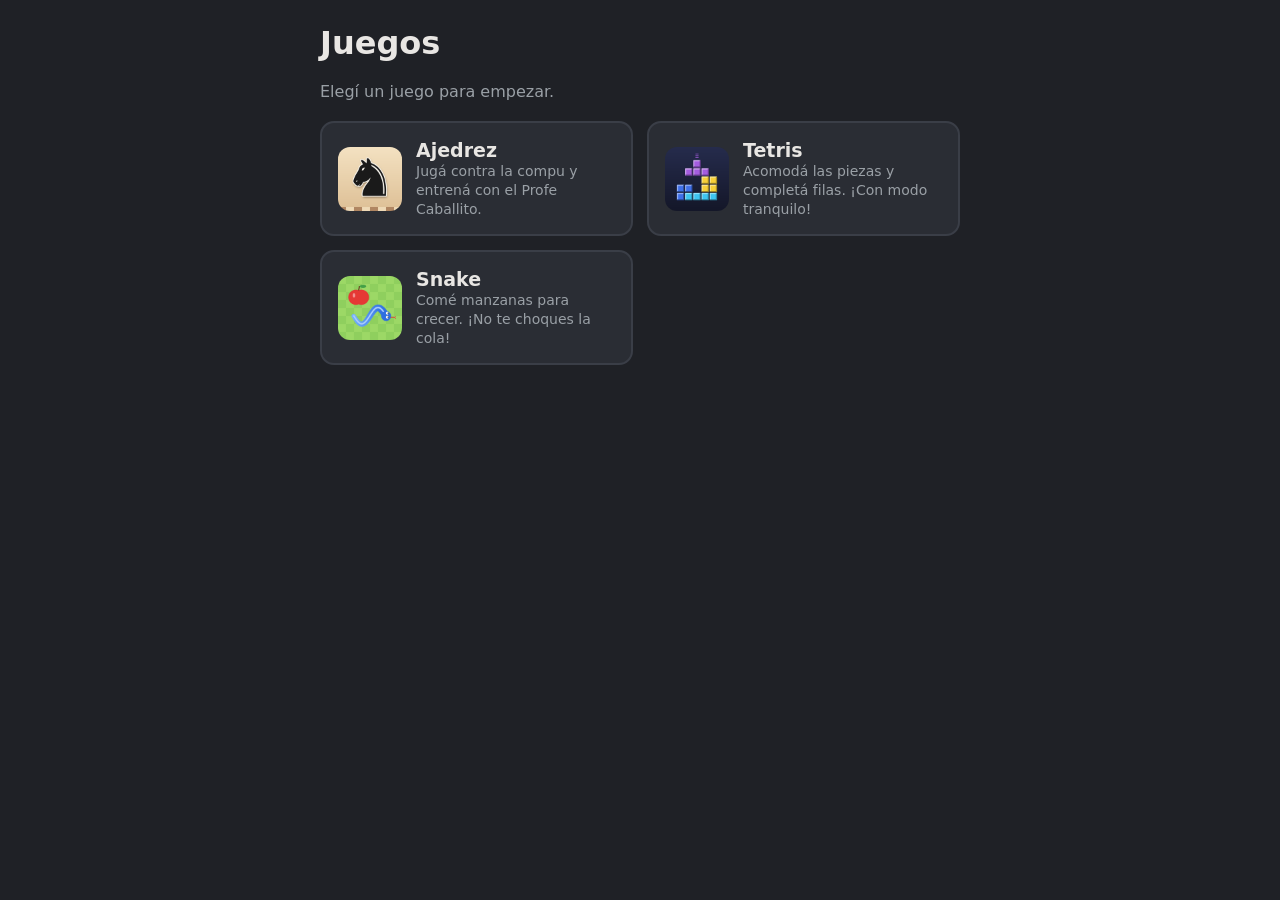
<file: index.html>
<!doctype html>
<html lang="es">
<head>
  <meta charset="utf-8">
  <meta name="viewport" content="width=device-width, initial-scale=1, viewport-fit=cover">
  <meta name="theme-color" content="#1f2126">
  <meta name="color-scheme" content="dark">
  <title>Juegos</title>
  <link rel="apple-touch-icon" href="ajedrez/apple-touch-icon.png">
  <link rel="icon" type="image/png" sizes="32x32" href="ajedrez/favicon-32.png">
  <style>
    :root {
      color-scheme: dark;
      --bg: #1f2126;
      --card: #2a2d34;
      --text: #e8e6e3;
      --muted: #9aa0a6;
      --light: #eed9b6;
      --accent: #f5b82e;
    }
    * { box-sizing: border-box; }
    body {
      margin: 0;
      min-height: 100vh;
      background: var(--bg);
      color: var(--text);
      font-family: system-ui, -apple-system, "Segoe UI", Roboto, sans-serif;
      padding: max(24px, env(safe-area-inset-top)) 16px 32px;
    }
    main { max-width: 640px; margin: 0 auto; display: flex; flex-direction: column; gap: 20px; }
    h1 { margin: 0; font-size: 32px; }
    p { margin: 0; color: var(--muted); font-size: 16px; }
    .games { display: grid; grid-template-columns: repeat(auto-fill, minmax(220px, 1fr)); gap: 14px; }
    .game {
      display: flex;
      align-items: center;
      gap: 14px;
      padding: 16px;
      background: var(--card);
      border: 2px solid #3a3e47;
      border-radius: 14px;
      color: var(--text);
      text-decoration: none;
    }
    .game:hover, .game:focus-visible { border-color: var(--accent); outline: none; }
    .game .icon {
      font-size: 44px;
      width: 64px;
      height: 64px;
      display: grid;
      place-items: center;
      background: var(--light);
      color: #1a1a1a;
      border-radius: 12px;
      flex-shrink: 0;
    }
    img.icon { object-fit: cover; }
    .game strong { display: block; font-size: 19px; }
    .game span.desc { color: var(--muted); font-size: 14px; }
  </style>
</head>
<body>
  <main>
    <h1>Juegos</h1>
    <p>Elegí un juego para empezar.</p>
    <div class="games">
      <a class="game" href="ajedrez/">
        <img class="icon" src="ajedrez/icon-192.png" alt="">
        <span>
          <strong>Ajedrez</strong>
          <span class="desc">Jugá contra la compu y entrená con el Profe Caballito.</span>
        </span>
      </a>
      <a class="game" href="tetris/">
        <img class="icon" src="tetris/icon-192.png" alt="">
        <span>
          <strong>Tetris</strong>
          <span class="desc">Acomodá las piezas y completá filas. ¡Con modo tranquilo!</span>
        </span>
      </a>
      <a class="game" href="snake/">
        <img class="icon" src="snake/icon-192.png" alt="">
        <span>
          <strong>Snake</strong>
          <span class="desc">Comé manzanas para crecer. ¡No te choques la cola!</span>
        </span>
      </a>
    </div>
  </main>
</body>
</html>
</file>
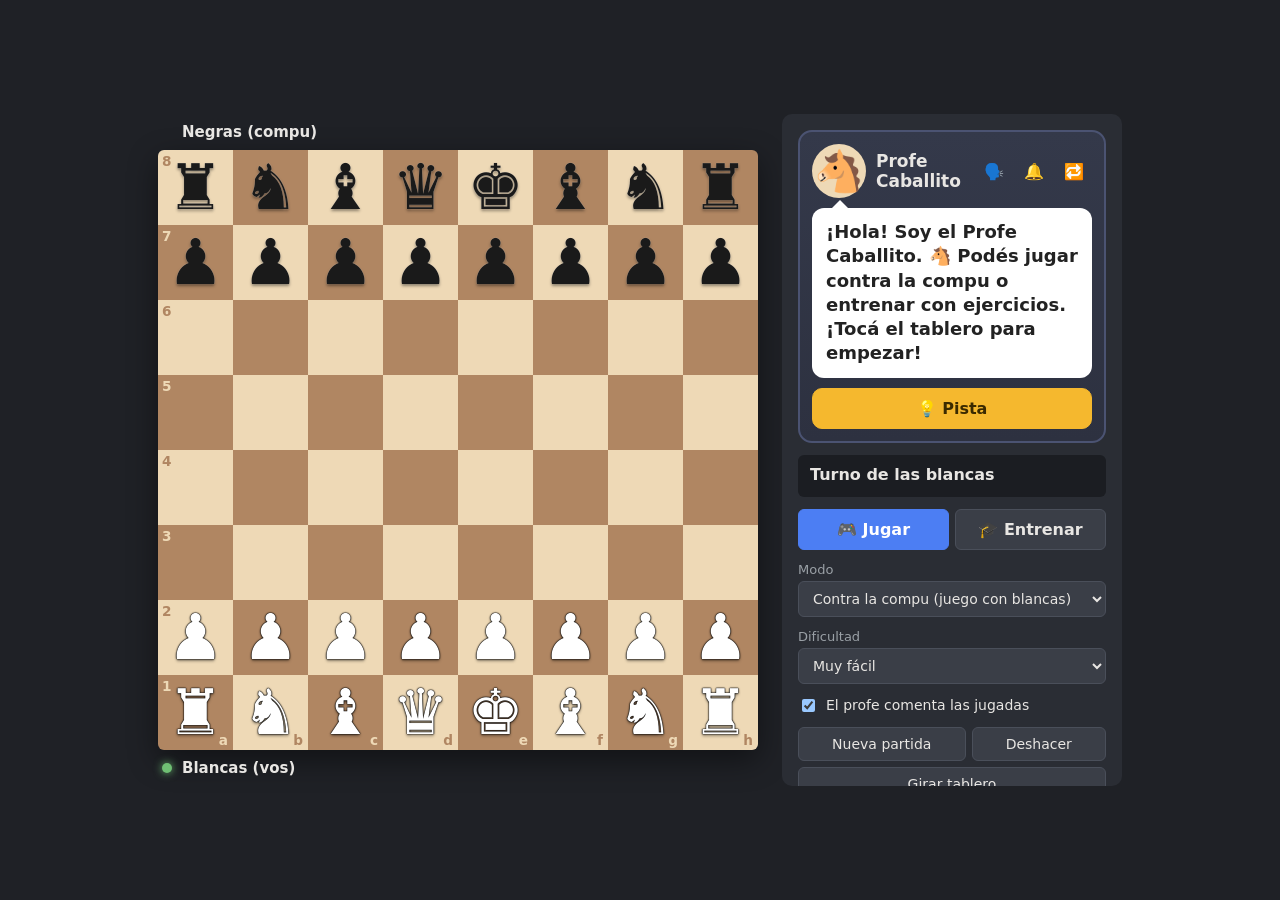
<file: ajedrez/index.html>
<!doctype html>
<html lang="es">
<head>
  <meta charset="utf-8">
  <meta name="viewport" content="width=device-width, initial-scale=1, viewport-fit=cover">
  <meta name="theme-color" content="#1f2126">
  <meta name="color-scheme" content="dark">
  <meta name="apple-mobile-web-app-capable" content="yes">
  <meta name="mobile-web-app-capable" content="yes">
  <meta name="apple-mobile-web-app-status-bar-style" content="black-translucent">
  <meta name="apple-mobile-web-app-title" content="Ajedrez">
  <title>Ajedrez</title>
  <link rel="manifest" href="manifest.webmanifest">
  <link rel="apple-touch-icon" href="apple-touch-icon.png">
  <link rel="icon" type="image/png" sizes="32x32" href="favicon-32.png">
  <link rel="icon" type="image/png" sizes="192x192" href="icon-192.png">
  <link rel="stylesheet" href="style.css">
</head>
<body>
  <main class="app">
    <section class="board-area">
      <div class="player" id="player-top"></div>
      <div id="board" class="board"></div>
      <div class="player" id="player-bottom"></div>
    </section>

    <aside class="panel">
      <div class="coach">
        <div class="coach-head">
          <div class="avatar" id="avatar">🐴</div>
          <div class="coach-name">Profe Caballito</div>
          <div class="coach-tools">
            <button id="voice" class="icon-btn" title="Voz del profe">🗣️</button>
            <button id="sfx" class="icon-btn" title="Sonidos">🔔</button>
            <button id="repeat" class="icon-btn" title="Repetir lo que dijo">🔁</button>
          </div>
        </div>
        <div id="coach-text" class="bubble"></div>
        <div id="coach-actions" class="coach-actions"></div>
        <button id="hint" class="hint-btn">💡 Pista</button>
      </div>

      <div id="status" class="status"></div>

      <div class="tabs">
        <button id="tab-play" class="tab active">🎮 Jugar</button>
        <button id="tab-train" class="tab">🎓 Entrenar</button>
      </div>

      <div id="play-panel" class="section">
        <label>Modo
          <select id="mode">
            <option value="ai-b" selected>Contra la compu (juego con blancas)</option>
            <option value="ai-w">Contra la compu (juego con negras)</option>
            <option value="pvp">2 jugadores</option>
          </select>
        </label>
        <label>Dificultad
          <select id="level">
            <option value="0" selected>Muy fácil</option>
            <option value="1">Fácil</option>
            <option value="2">Media</option>
            <option value="3">Difícil</option>
          </select>
        </label>
        <label class="check"><input type="checkbox" id="coach-on" checked> El profe comenta las jugadas</label>

        <div class="buttons">
          <button id="new">Nueva partida</button>
          <button id="undo">Deshacer</button>
          <button id="flip">Girar tablero</button>
        </div>

        <h2>Jugadas</h2>
        <ol id="moves" class="moves"></ol>

        <h2>Partidas guardadas</h2>
        <div class="buttons">
          <button id="save">Guardar</button>
          <button id="export">Exportar PGN</button>
          <button id="import">Importar PGN</button>
          <input id="import-file" type="file" accept=".pgn,text/plain" hidden>
        </div>
        <ul id="saves" class="saves"></ul>
      </div>

      <div id="train-panel" class="section" hidden></div>
    </aside>
  </main>

  <div id="promo" class="promo hidden">
    <div class="promo-box">
      <p>Coronar como:</p>
      <div id="promo-choices" class="promo-choices"></div>
    </div>
  </div>

  <script src="engine.js"></script>
  <script src="sound.js"></script>
  <script src="coach.js"></script>
  <script src="lessons.js"></script>
  <script src="app.js"></script>
</body>
</html>
</file>
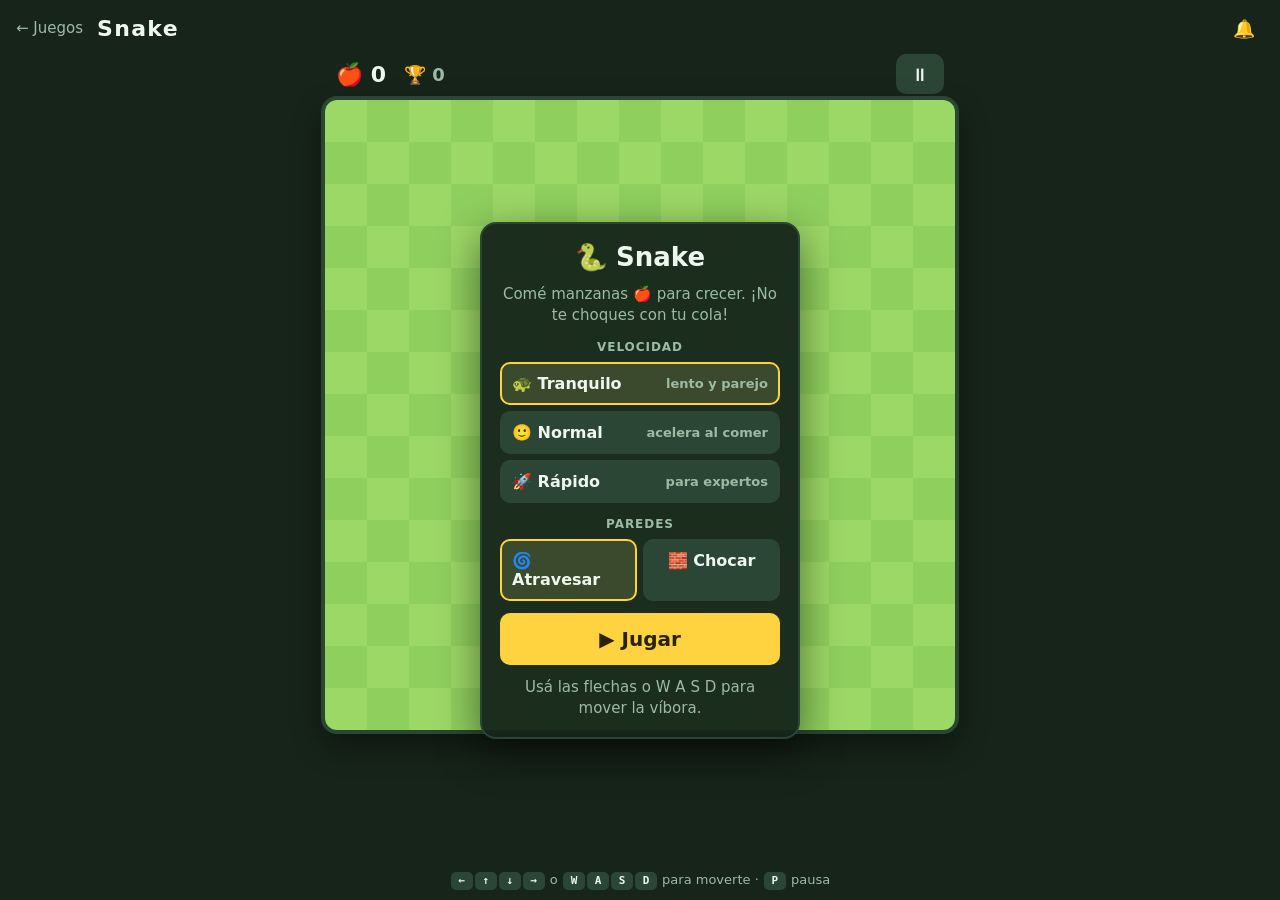
<file: snake/index.html>
<!doctype html>
<html lang="es">
<head>
  <meta charset="utf-8">
  <meta name="viewport" content="width=device-width, initial-scale=1, viewport-fit=cover">
  <meta name="theme-color" content="#16241a">
  <meta name="color-scheme" content="dark">
  <meta name="apple-mobile-web-app-capable" content="yes">
  <meta name="mobile-web-app-capable" content="yes">
  <meta name="apple-mobile-web-app-status-bar-style" content="black-translucent">
  <meta name="apple-mobile-web-app-title" content="Snake">
  <title>Snake</title>
  <link rel="manifest" href="manifest.webmanifest">
  <link rel="apple-touch-icon" href="apple-touch-icon.png">
  <link rel="icon" type="image/png" sizes="32x32" href="favicon-32.png">
  <link rel="icon" type="image/png" sizes="192x192" href="icon-192.png">
  <link rel="stylesheet" href="style.css?v=1">
</head>
<body>
  <header>
    <a href="../" class="back">← Juegos</a>
    <h1>Snake</h1>
    <div class="tools">
      <button id="sfx" class="icon-btn" title="Sonidos">🔔</button>
    </div>
  </header>

  <div class="bar">
    <div class="stat" title="Puntos">🍎 <span id="score">0</span></div>
    <div class="stat muted" title="Récord">🏆 <span id="best">0</span></div>
    <button id="pause" class="pause-btn" title="Pausa">⏸</button>
  </div>

  <div class="game">
    <div class="well" id="well">
      <canvas id="board"></canvas>
      <div id="overlay" class="overlay"></div>
    </div>
    <div class="keys">
      <kbd>←</kbd><kbd>↑</kbd><kbd>↓</kbd><kbd>→</kbd> o <kbd>W</kbd><kbd>A</kbd><kbd>S</kbd><kbd>D</kbd> para moverte · <kbd>P</kbd> pausa
    </div>
  </div>

  <div class="dpad">
    <button data-dir="up" class="up" title="Arriba">▲</button>
    <button data-dir="left" class="left" title="Izquierda">◀</button>
    <button data-dir="down" class="down" title="Abajo">▼</button>
    <button data-dir="right" class="right" title="Derecha">▶</button>
  </div>

  <script src="game.js?v=1"></script>
</body>
</html>
</file>
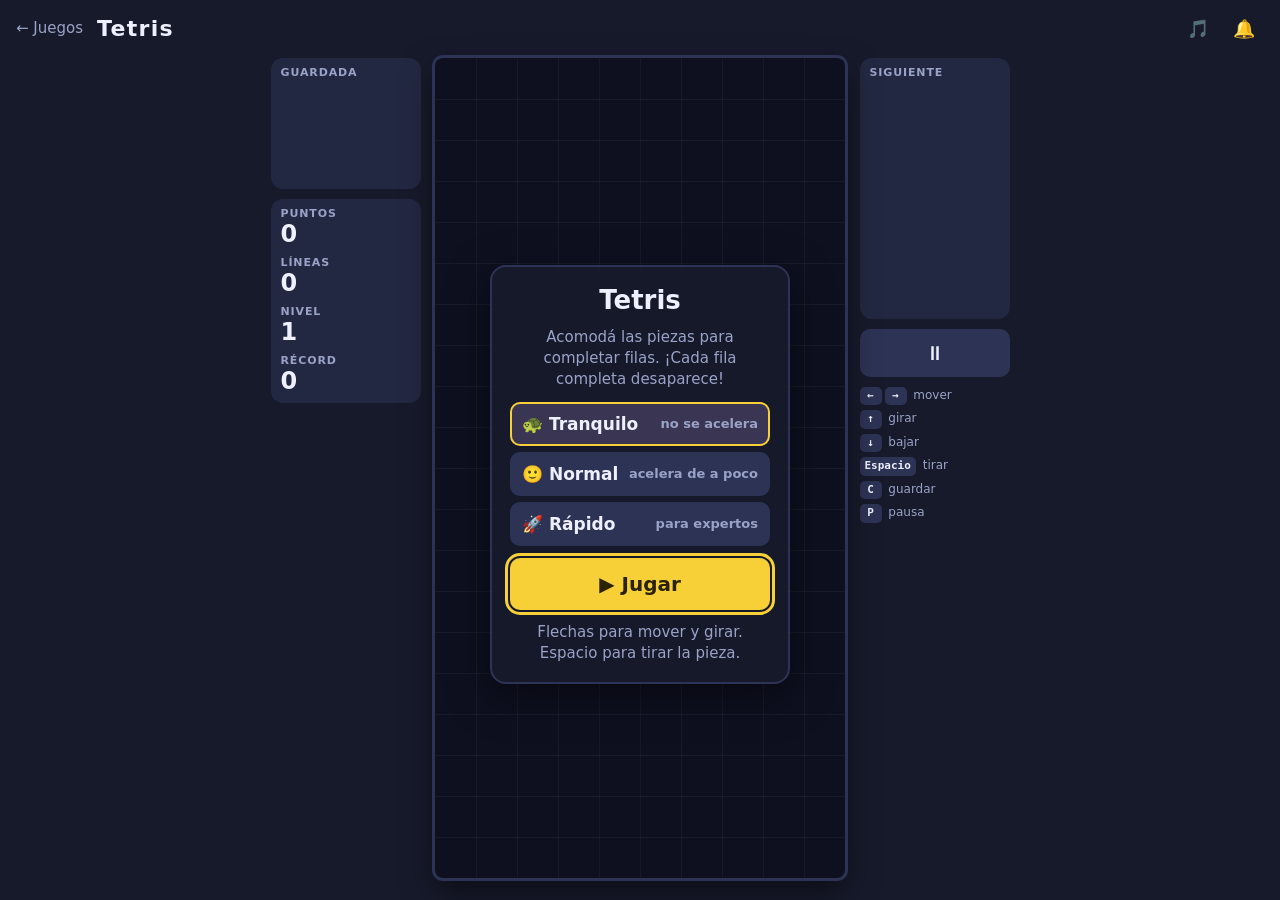
<file: tetris/index.html>
<!doctype html>
<html lang="es">
<head>
  <meta charset="utf-8">
  <meta name="viewport" content="width=device-width, initial-scale=1, viewport-fit=cover">
  <meta name="theme-color" content="#171a2b">
  <meta name="color-scheme" content="dark">
  <meta name="apple-mobile-web-app-capable" content="yes">
  <meta name="mobile-web-app-capable" content="yes">
  <meta name="apple-mobile-web-app-status-bar-style" content="black-translucent">
  <meta name="apple-mobile-web-app-title" content="Tetris">
  <title>Tetris</title>
  <link rel="manifest" href="manifest.webmanifest">
  <link rel="apple-touch-icon" href="apple-touch-icon.png">
  <link rel="icon" type="image/png" sizes="32x32" href="favicon-32.png">
  <link rel="icon" type="image/png" sizes="192x192" href="icon-192.png">
  <link rel="stylesheet" href="style.css?v=4">
</head>
<body>
  <header>
    <a href="../" class="back">← Juegos</a>
    <h1>Tetris</h1>
    <div class="tools">
      <button id="music" class="icon-btn" title="Música">🎵</button>
      <button id="sfx" class="icon-btn" title="Sonidos">🔔</button>
    </div>
  </header>

  <div class="game">
    <aside class="side left">
      <div class="box hold">
        <h2>Guardada</h2>
        <canvas id="hold"></canvas>
      </div>
      <div class="box stats">
        <div class="stat"><h2>Puntos</h2><div id="score" class="value">0</div></div>
        <div class="stat"><h2>Líneas</h2><div id="lines" class="value">0</div></div>
        <div class="stat"><h2>Nivel</h2><div id="level" class="value">1</div></div>
        <div class="stat record"><h2>Récord</h2><div id="best" class="value">0</div></div>
      </div>
    </aside>

    <div class="well" id="well">
      <canvas id="board"></canvas>
      <div id="overlay" class="overlay"></div>
    </div>

    <aside class="side right">
      <div class="box next">
        <h2>Siguiente</h2>
        <canvas id="next"></canvas>
      </div>
      <button id="pause" class="pause-btn" title="Pausa">⏸</button>
      <div class="keys">
        <div><kbd>←</kbd><kbd>→</kbd> mover</div>
        <div><kbd>↑</kbd> girar</div>
        <div><kbd>↓</kbd> bajar</div>
        <div><kbd>Espacio</kbd> tirar</div>
        <div><kbd>C</kbd> guardar</div>
        <div><kbd>P</kbd> pausa</div>
      </div>
    </aside>
  </div>

  <div class="controls">
    <button data-action="hold" title="Guardar pieza">⧉</button>
    <button data-action="left" title="Izquierda">◀</button>
    <button data-action="rotate" class="big" title="Girar">⟳</button>
    <button data-action="right" title="Derecha">▶</button>
    <button data-action="down" title="Bajar">▼</button>
    <button data-action="drop" title="Tirar hasta abajo">⤓</button>
  </div>

  <script src="game.js?v=4"></script>
</body>
</html>
</file>
<file: ajedrez/style.css>
:root {
  color-scheme: dark; /* la página ya es oscura: evita que el navegador la "oscurezca" e invierta las piezas */
  --bg: #1f2126;
  --panel: #2a2d34;
  --text: #e8e6e3;
  --muted: #9aa0a6;
  --light: #eed9b6;
  --dark: #b08662;
  --accent: #6fbf73;
  --size: min(92vw, 78vh, 600px);
  --gutter: 16px;
}
@supports (height: 100dvh) {
  :root { --size: min(92vw, 78dvh, 600px); }
}

* { box-sizing: border-box; }

html { -webkit-text-size-adjust: 100%; }

body {
  margin: 0;
  min-height: 100vh;
  min-height: 100dvh;
  padding: env(safe-area-inset-top, 0px) env(safe-area-inset-right, 0px)
           env(safe-area-inset-bottom, 0px) env(safe-area-inset-left, 0px);
  -webkit-tap-highlight-color: transparent;
  background: var(--bg);
  color: var(--text);
  font-family: system-ui, -apple-system, "Segoe UI", Roboto, sans-serif;
  display: flex;
  align-items: center;
  justify-content: center;
}

.app {
  display: flex;
  gap: 24px;
  padding: 16px;
  align-items: flex-start;
  flex-wrap: wrap;
  justify-content: center;
}

/* ---------- Tablero ---------- */

.board {
  width: var(--size);
  height: var(--size);
  display: grid;
  grid-template-columns: repeat(8, 1fr);
  grid-template-rows: repeat(8, 1fr);
  border-radius: 6px;
  overflow: hidden;
  box-shadow: 0 10px 30px rgba(0, 0, 0, .45);
  user-select: none;
  -webkit-user-select: none;
  -webkit-touch-callout: none;
  touch-action: none; /* el dedo arrastra piezas en vez de mover la página */
}

.sq {
  position: relative;
  display: flex;
  align-items: center;
  justify-content: center;
  cursor: pointer;
}
.sq.light { background: var(--light); }
.sq.dark { background: var(--dark); }
.sq.last.light { background: #f3e37a; }
.sq.last.dark { background: #d4b84a; }
.sq.selected { box-shadow: inset 0 0 0 4px rgba(40, 120, 220, .8); }
.sq.check { background: radial-gradient(circle, #ff4d4d 0%, #e02020 40%, transparent 80%) !important; }

.sq.move::after {
  content: "";
  width: 30%;
  height: 30%;
  border-radius: 50%;
  background: rgba(20, 20, 20, .28);
  position: absolute;
  pointer-events: none;
}
.sq.capture::after {
  content: "";
  position: absolute;
  inset: 4%;
  border-radius: 50%;
  border: 5px solid rgba(20, 20, 20, .28);
  pointer-events: none;
}

.coord {
  position: absolute;
  font-size: calc(var(--size) / 44);
  font-weight: 700;
  pointer-events: none;
}
.coord.rank { top: 3px; left: 4px; }
.coord.file { bottom: 2px; right: 5px; }
.sq.light .coord { color: var(--dark); }
.sq.dark .coord { color: var(--light); }

.piece {
  font-size: calc(var(--size) / 9.5);
  line-height: 1;
  cursor: grab;
  transition: transform .1s;
  z-index: 1;
}
.piece:active { cursor: grabbing; }
.piece.lifted { opacity: .25; }
.piece.ghost {
  position: fixed;
  z-index: 30;
  pointer-events: none;
  font-size: calc(var(--size) / 7.5);
  transform: translate(-50%, -60%);
  filter: drop-shadow(0 6px 8px rgba(0, 0, 0, .45));
}
.piece.shake { animation: shake .35s; }
@keyframes shake {
  20%, 60% { transform: translateX(-5px); }
  40%, 80% { transform: translateX(5px); }
}
.piece {
  forced-color-adjust: none;
}
.piece.w {
  color: #fff;
  text-shadow: 0 0 1px #000, 0 0 1px #000, 0 0 2px #000, 0 2px 3px rgba(0, 0, 0, .4);
}
.piece.b {
  color: #1a1a1a;
  text-shadow: 0 0 1px #fff8, 0 2px 3px rgba(0, 0, 0, .4);
}

/* ---------- Jugadores ---------- */

.player {
  display: flex;
  align-items: center;
  gap: 10px;
  height: 36px;
  padding: 0 4px;
  font-size: 15px;
}
.player .name { font-weight: 600; }
.player .dot {
  width: 10px;
  height: 10px;
  border-radius: 50%;
  background: transparent;
}
.player.active .dot { background: var(--accent); box-shadow: 0 0 8px var(--accent); }
.player .caps { font-size: 20px; letter-spacing: -3px; color: var(--muted); }
.player .adv { color: var(--muted); font-size: 13px; }

/* ---------- Panel ---------- */

.panel {
  width: 340px;
  background: var(--panel);
  border-radius: 10px;
  padding: 16px;
  display: flex;
  flex-direction: column;
  gap: 12px;
  max-height: calc(var(--size) + 72px);
  overflow-y: auto;
}
.section { display: flex; flex-direction: column; gap: 12px; }
.section[hidden] { display: none; }
.panel h1 { margin: 0; font-size: 24px; }
.panel h2 { margin: 6px 0 0; font-size: 15px; color: var(--muted); font-weight: 600; }

.status {
  background: #1b1d22;
  border-radius: 6px;
  padding: 10px 12px;
  font-weight: 600;
  min-height: 42px;
}
.status.over { color: #ffd166; }

label {
  display: flex;
  flex-direction: column;
  gap: 4px;
  font-size: 13px;
  color: var(--muted);
}
select, button {
  font: inherit;
  font-size: 14px;
  color: var(--text);
  background: #3a3e47;
  border: 1px solid #4a4f5a;
  border-radius: 6px;
  padding: 8px 10px;
}
button { cursor: pointer; touch-action: manipulation; }
@media (hover: hover) {
  button:hover, select:hover { background: #454a55; }
  }

.buttons { display: flex; flex-wrap: wrap; gap: 6px; }
.buttons button { flex: 1 1 auto; }

.moves {
  margin: 0;
  padding: 0 0 0 34px;
  overflow-y: auto;
  min-height: 60px;
  max-height: 160px;
  font-family: ui-monospace, Menlo, monospace;
  font-size: 14px;
}
.moves li { padding: 2px 0; color: var(--muted); }
.moves span { display: inline-block; width: 80px; color: var(--text); }
.moves span.current { color: var(--accent); font-weight: 700; }

/* ---------- Profe ---------- */

.coach {
  background: linear-gradient(180deg, #34394a, #2d3140);
  border: 2px solid #4b5372;
  border-radius: 14px;
  padding: 12px;
  display: flex;
  flex-direction: column;
  gap: 10px;
}
.coach-head { display: flex; align-items: center; gap: 10px; }
.avatar {
  font-size: 40px;
  line-height: 1;
  width: 54px;
  height: 54px;
  display: grid;
  place-items: center;
  background: #eed9b6;
  border-radius: 50%;
}
.avatar.talking { animation: bob .5s ease-in-out 3; }
@keyframes bob { 50% { transform: translateY(-5px) rotate(-6deg); } }
.coach-name { font-weight: 800; font-size: 17px; flex: 1; }
.coach-tools { display: flex; gap: 4px; }
.icon-btn { padding: 4px 7px; font-size: 16px; background: transparent; border-color: transparent; }
.icon-btn.off { opacity: .35; }
.bubble {
  background: #fff;
  color: #222;
  border-radius: 12px;
  padding: 12px 14px;
  font-size: 18px;
  line-height: 1.35;
  font-weight: 600;
  min-height: 56px;
  position: relative;
}
.bubble::before {
  content: "";
  position: absolute;
  top: -8px;
  left: 20px;
  border: 8px solid transparent;
  border-top: 0;
  border-bottom-color: #fff;
}
.coach-actions { display: flex; flex-wrap: wrap; gap: 6px; }
.coach-actions:empty { display: none; }
.coach-actions button, .hint-btn {
  flex: 1 1 auto;
  font-size: 16px;
  font-weight: 700;
  padding: 10px 12px;
  border-radius: 10px;
}
.coach-actions button { background: #4c7ef3; border-color: #4c7ef3; color: #fff; }
.coach-actions button.secondary { background: #3a3e47; border-color: #4a4f5a; }
.hint-btn { background: #f5b82e; border-color: #f5b82e; color: #3a2a00; }
.hint-btn:disabled { opacity: .4; cursor: default; }

.sq.coach { box-shadow: inset 0 0 0 5px #f5b82e, inset 0 0 22px rgba(245, 184, 46, .9); }
.sq.coach .piece { animation: pulse 1s ease-in-out infinite; }
@keyframes pulse { 50% { transform: scale(1.12); } }

.check { flex-direction: row; align-items: center; gap: 8px; color: var(--text); font-size: 14px; }

/* ---------- Pestañas y lecciones ---------- */

.tabs { display: flex; gap: 6px; }
.tab { flex: 1; font-size: 16px; font-weight: 700; padding: 10px; }
.tab.active { background: #4c7ef3; border-color: #4c7ef3; color: #fff; }

.lessons { display: flex; flex-direction: column; gap: 8px; }
.lesson {
  display: flex;
  align-items: center;
  gap: 12px;
  text-align: left;
  padding: 12px;
  border-radius: 12px;
  font-size: 17px;
  font-weight: 700;
}
.lesson .icon { font-size: 30px; }
.lesson .info { flex: 1; }
.stars { color: #f5b82e; font-size: 15px; letter-spacing: 1px; }
.stars .empty { color: #5a606c; }
.lesson.done { border-color: #f5b82e; }

.puzzle-head { display: flex; align-items: center; gap: 10px; font-size: 20px; font-weight: 800; }
.puzzle-head .icon { font-size: 32px; }
.dots { display: flex; gap: 6px; }
.dots span { width: 16px; height: 16px; border-radius: 50%; background: #454a55; }
.dots span.solved { background: #f5b82e; }
.dots span.current { outline: 3px solid #4c7ef3; }

/* ---------- Festejo ---------- */

.confetti { position: fixed; inset: 0; pointer-events: none; overflow: hidden; z-index: 20; }
.confetti span {
  position: absolute;
  bottom: -60px;
  animation: rise 2.2s ease-out forwards;
}
@keyframes rise {
  to { transform: translateY(-115vh) rotate(540deg); opacity: .2; }
}

/* ---------- Partidas guardadas ---------- */

.saves {
  list-style: none;
  margin: 0;
  padding: 0;
  max-height: 160px;
  overflow-y: auto;
  display: flex;
  flex-direction: column;
  gap: 6px;
}
.saves li {
  display: flex;
  align-items: center;
  gap: 6px;
  background: #1b1d22;
  border-radius: 6px;
  padding: 6px 8px;
  font-size: 13px;
}
.saves .info { flex: 1; min-width: 0; }
.saves .title { overflow: hidden; text-overflow: ellipsis; white-space: nowrap; }
.saves .meta { color: var(--muted); font-size: 11px; }
.saves button { padding: 4px 8px; font-size: 12px; }
.saves .empty { color: var(--muted); background: none; padding: 0; }

/* ---------- Coronación ---------- */

.promo {
  position: fixed;
  inset: 0;
  background: rgba(0, 0, 0, .55);
  display: flex;
  align-items: center;
  justify-content: center;
  z-index: 10;
}
.promo.hidden { display: none; }
.promo-box {
  background: var(--panel);
  padding: 18px 22px;
  border-radius: 10px;
  text-align: center;
}
.promo-box p { margin: 0 0 12px; }
.promo-choices { display: flex; gap: 8px; }
.promo-choices button {
  width: 70px;
  height: 70px;
  font-size: 48px;
  line-height: 1;
  padding: 0;
  background: var(--light);
}

/* ---------- Celular vertical y tablets angostas ---------- */

@media (max-width: 760px) {
  :root {
    --gutter: 10px;
    --size: min(calc(100vw - 2 * var(--gutter)), 600px);
  }
  body { align-items: flex-start; }
  .app {
    flex-direction: column;
    flex-wrap: nowrap;
    align-items: center;
    gap: 10px;
    padding: 8px var(--gutter) 24px;
    width: 100%;
  }
  .panel {
    width: var(--size);
    max-height: none;
    overflow: visible;
    padding: 12px;
    gap: 10px;
  }
  .player { height: 30px; font-size: 14px; gap: 8px; }
  .player .caps { font-size: 16px; }
  .player .name { white-space: nowrap; }
  .player .caps { overflow: hidden; white-space: nowrap; min-width: 0; }
  .coach { padding: 10px; gap: 8px; }
  .avatar { font-size: 32px; width: 44px; height: 44px; }
  .coach-name { font-size: 15px; }
  .bubble { font-size: 16px; padding: 10px 12px; min-height: 0; }
  .coach-actions button, .hint-btn { font-size: 15px; padding: 10px; min-height: 44px; }
  .tab { font-size: 15px; min-height: 44px; }
  select, .buttons button { min-height: 44px; font-size: 16px; } /* 16px evita el zoom automático de iOS */
  .moves { max-height: 140px; }
  .lesson { padding: 10px; font-size: 16px; }
  .lesson .icon { font-size: 26px; }
  .promo-choices button { width: 60px; height: 60px; font-size: 42px; }
}

/* Celular muy angosto (iPhone SE, Android chicos) */
@media (max-width: 360px) {
  .coach-tools .icon-btn { padding: 4px; font-size: 14px; }
  .bubble { font-size: 15px; }
}

/* ---------- Celular horizontal: tablero y panel lado a lado ---------- */

@media (max-height: 520px) and (orientation: landscape) {
  :root { --size: min(calc(100vh - 76px), 55vw); }
  @supports (height: 100dvh) {
    :root { --size: min(calc(100dvh - 76px), 55vw); }
  }
  body { align-items: flex-start; }
  .app {
    flex-direction: row;
    flex-wrap: nowrap;
    align-items: flex-start;
    gap: 12px;
    padding: 6px 12px;
    width: 100%;
    justify-content: center;
  }
  .player { height: 30px; font-size: 13px; }
  .player .caps { font-size: 15px; }
  .panel {
    flex: 1;
    min-width: 0;
    max-width: 420px;
    max-height: calc(100vh - 12px);
    max-height: calc(100dvh - 12px);
    padding: 10px;
    gap: 8px;
  }
  .avatar { font-size: 28px; width: 38px; height: 38px; }
  .bubble { font-size: 15px; padding: 8px 10px; min-height: 0; }
}

@media (prefers-reduced-motion: reduce) {
  .avatar.talking, .sq.coach .piece, .piece.shake, .confetti span { animation: none; }
}
</file>
<file: snake/style.css>
:root {
  color-scheme: dark;
  --bg: #16241a;
  --panel: #213528;
  --panel-2: #2c4635;
  --text: #eef7ee;
  --muted: #9dbba4;
  --accent: #ffd23f;
  --wall: #8a5a33;
}

* { box-sizing: border-box; }

html, body { height: 100%; }

body {
  margin: 0;
  background: var(--bg);
  color: var(--text);
  font-family: system-ui, -apple-system, "Segoe UI", Roboto, sans-serif;
  display: flex;
  flex-direction: column;
  overflow: hidden;
  padding: env(safe-area-inset-top, 0px) env(safe-area-inset-right, 0px) 0 env(safe-area-inset-left, 0px);
  -webkit-tap-highlight-color: transparent;
  -webkit-user-select: none;
  user-select: none;
  -webkit-text-size-adjust: 100%;
}

button {
  font: inherit;
  color: var(--text);
  background: var(--panel-2);
  border: 0;
  border-radius: 10px;
  cursor: pointer;
  touch-action: manipulation;
}
button:focus-visible { outline: 3px solid var(--accent); outline-offset: 2px; }

/* ---------- Encabezado y barra de puntos ---------- */

header {
  display: flex;
  align-items: center;
  gap: 14px;
  padding: 8px 16px 2px;
}
.back { color: var(--muted); text-decoration: none; font-size: 15px; padding: 6px 0; }
header h1 { margin: 0; font-size: 22px; letter-spacing: .06em; }
.tools { margin-left: auto; display: flex; gap: 6px; }
.icon-btn { width: 40px; height: 40px; font-size: 18px; background: transparent; }
.icon-btn.off { opacity: .3; }

.bar {
  display: flex;
  align-items: center;
  gap: 18px;
  padding: 4px 16px 6px;
  max-width: 640px;
  width: 100%;
  margin: 0 auto;
}
.stat { font-size: 22px; font-weight: 800; font-variant-numeric: tabular-nums; }
.stat.muted { color: var(--muted); font-size: 18px; }
.pause-btn { margin-left: auto; width: 48px; height: 40px; font-size: 18px; }

/* ---------- Tablero ---------- */

.game {
  flex: 1;
  min-height: 0;
  display: flex;
  flex-direction: column;
  align-items: center;
  gap: 10px;
  padding: 0 12px 10px;
}
.well {
  position: relative;
  flex: 1;
  min-height: 0;
  width: 100%;
  max-width: 640px;
  display: flex;
  align-items: flex-start;
  justify-content: center;
  touch-action: none; /* deslizar el dedo mueve la víbora, no la página */
}
#board {
  display: block;
  border-radius: 12px;
  box-shadow: 0 0 0 4px var(--panel-2), 0 14px 32px rgba(0, 0, 0, .45);
}
.well.walls #board { box-shadow: 0 0 0 6px var(--wall), 0 14px 32px rgba(0, 0, 0, .45); }
.well.shake #board { animation: shake .3s; }
@keyframes shake {
  25% { transform: translateX(-6px); }
  75% { transform: translateX(6px); }
}

.keys { color: var(--muted); font-size: 13px; text-align: center; }
kbd {
  display: inline-block;
  min-width: 22px;
  padding: 1px 5px;
  margin: 0 1px;
  border-radius: 5px;
  background: var(--panel-2);
  color: var(--text);
  font: 600 11px/1.5 ui-monospace, Menlo, monospace;
}

/* ---------- Carteles ---------- */

.overlay {
  position: absolute;
  inset: 0;
  display: flex;
  align-items: center;
  justify-content: center;
  padding: 12px;
}
.overlay[hidden] { display: none; }
.card {
  width: min(100%, 320px);
  max-height: 100%;
  overflow-y: auto;
  background: rgba(22, 36, 26, .95);
  border: 2px solid var(--panel-2);
  border-radius: 16px;
  padding: 18px;
  display: flex;
  flex-direction: column;
  gap: 12px;
  text-align: center;
  box-shadow: 0 12px 40px rgba(0, 0, 0, .5);
}
.card h2 { margin: 0; font-size: 26px; }
.card p { margin: 0; color: var(--muted); font-size: 15px; line-height: 1.4; }
.card .big-score { font-size: 40px; font-weight: 900; color: var(--accent); font-variant-numeric: tabular-nums; }
.card h3 { margin: 2px 0 -4px; font-size: 12px; text-transform: uppercase; letter-spacing: .08em; color: var(--muted); }
.options { display: flex; flex-direction: column; gap: 6px; }
.options.row { flex-direction: row; }
.options.row button { flex: 1; }
.options button {
  padding: 10px;
  font-size: 16px;
  font-weight: 700;
  border: 2px solid transparent;
  text-align: left;
  display: flex;
  justify-content: space-between;
  gap: 8px;
}
.options.row button { justify-content: center; }
.options button small { color: var(--muted); font-weight: 600; font-size: 13px; align-self: center; }
.options button.active { border-color: var(--accent); background: #3b4a2c; }
.primary {
  padding: 14px;
  font-size: 20px;
  font-weight: 800;
  background: var(--accent);
  color: #2a2200;
}
.secondary { padding: 10px; font-size: 16px; font-weight: 700; }

/* ---------- Flechas táctiles ---------- */

.dpad {
  display: grid;
  grid-template-columns: repeat(3, minmax(0, 92px));
  grid-template-areas: ". up ." "left down right";
  justify-content: center;
  gap: 8px;
  padding: 4px 12px calc(12px + env(safe-area-inset-bottom, 0px));
}
.dpad button {
  height: clamp(52px, 8.5vh, 70px);
  font-size: 26px;
  border-radius: 16px;
  background: var(--panel);
  box-shadow: inset 0 -4px 0 rgba(0, 0, 0, .3);
}
.dpad .up { grid-area: up; }
.dpad .left { grid-area: left; }
.dpad .down { grid-area: down; }
.dpad .right { grid-area: right; }
.dpad button.pressed { transform: translateY(2px); box-shadow: none; background: var(--panel-2); }

@media (hover: hover) and (pointer: fine) {
  .dpad { display: none; }
}
@media not ((hover: hover) and (pointer: fine)) {
  .keys { display: none; }
}

/* ---------- Celular horizontal: flechas a la derecha ---------- */

@media (max-height: 500px) and (orientation: landscape) {
  header { display: none; }
  .bar { position: fixed; top: 6px; left: 12px; width: auto; flex-direction: column; align-items: flex-start; gap: 6px; padding: 0; z-index: 2; }
  .pause-btn { margin-left: 0; }
  .game { padding-top: 8px; }
  .dpad {
    position: fixed;
    right: 12px;
    bottom: calc(10px + env(safe-area-inset-bottom, 0px));
    padding: 0;
    grid-template-columns: repeat(3, 60px);
  }
  .dpad button { height: 54px; }
}

@media (prefers-reduced-motion: reduce) {
  .well.shake #board { animation: none; }
}
</file>
<file: tetris/style.css>
:root {
  color-scheme: dark;
  --bg: #171a2b;
  --panel: #232842;
  --panel-2: #2d3354;
  --text: #eef0ff;
  --muted: #9aa3c7;
  --accent: #f7d038;
  --well: #0e1020;
  --side: clamp(96px, 16vw, 150px);
}

* { box-sizing: border-box; }

html, body { height: 100%; }

body {
  margin: 0;
  background: var(--bg);
  color: var(--text);
  font-family: system-ui, -apple-system, "Segoe UI", Roboto, sans-serif;
  display: flex;
  flex-direction: column;
  overflow: hidden;
  padding: env(safe-area-inset-top, 0px) env(safe-area-inset-right, 0px) 0 env(safe-area-inset-left, 0px);
  -webkit-tap-highlight-color: transparent;
  -webkit-user-select: none;
  user-select: none;
  -webkit-text-size-adjust: 100%;
}

button {
  font: inherit;
  color: var(--text);
  background: var(--panel-2);
  border: 0;
  border-radius: 10px;
  cursor: pointer;
  touch-action: manipulation;
}
button:focus-visible { outline: 3px solid var(--accent); outline-offset: 2px; }

/* ---------- Encabezado ---------- */

header {
  display: flex;
  align-items: center;
  gap: 14px;
  padding: 8px 16px 4px;
}
.back { color: var(--muted); text-decoration: none; font-size: 15px; padding: 6px 0; }
header h1 { margin: 0; font-size: 22px; letter-spacing: .06em; }
.tools { margin-left: auto; display: flex; gap: 6px; }
.icon-btn { width: 40px; height: 40px; font-size: 18px; background: transparent; }
.icon-btn.off { opacity: .3; }

/* ---------- Juego ---------- */

.game {
  flex: 1;
  min-height: 0;
  display: grid;
  grid-template-columns: var(--side) minmax(0, auto) var(--side);
  justify-content: center;
  gap: 12px;
  padding: 6px 12px 10px;
}

.side { display: flex; flex-direction: column; gap: 10px; min-width: 0; }

.box {
  background: var(--panel);
  border-radius: 12px;
  padding: 8px 10px;
  display: flex;
  flex-direction: column;
  gap: 4px;
}
.box h2 {
  margin: 0;
  font-size: 11px;
  font-weight: 700;
  text-transform: uppercase;
  letter-spacing: .08em;
  color: var(--muted);
}
.box canvas { display: block; width: 100%; }
.hold canvas { aspect-ratio: 4 / 3; }
.next canvas { aspect-ratio: 4 / 7; }

.stats { gap: 8px; }
.stat .value {
  font-size: clamp(17px, 2.4vw, 24px);
  font-weight: 800;
  font-variant-numeric: tabular-nums;
}

.pause-btn { height: 48px; font-size: 20px; }

.keys { color: var(--muted); font-size: 12px; display: flex; flex-direction: column; gap: 5px; }
kbd {
  display: inline-block;
  min-width: 22px;
  padding: 1px 5px;
  margin-right: 3px;
  border-radius: 5px;
  background: var(--panel-2);
  color: var(--text);
  font: 600 11px/1.5 ui-monospace, Menlo, monospace;
  text-align: center;
}

.well {
  position: relative;
  min-width: 0;
  min-height: 0;
  width: min(60vw, 520px, calc((100vh - 70px) / 2));
  width: min(60vw, 520px, calc((100dvh - 70px) / 2));
  display: flex;
  align-items: flex-start;
  justify-content: center;
}
#board {
  display: block;
  border-radius: 8px;
  background: var(--well);
  box-shadow: 0 0 0 3px var(--panel-2), 0 14px 32px rgba(0, 0, 0, .5);
  touch-action: none; /* los gestos del dedo mueven la pieza, no la página */
}
.well.shake #board { animation: shake .18s; }
@keyframes shake { 50% { transform: translateY(5px); } }

/* ---------- Carteles (inicio, pausa, fin) ---------- */

.overlay {
  position: absolute;
  inset: 0;
  display: flex;
  align-items: center;
  justify-content: center;
  padding: 12px;
}
.overlay[hidden] { display: none; }
.card {
  width: min(100%, 300px);
  background: rgba(23, 26, 43, .94);
  border: 2px solid var(--panel-2);
  border-radius: 16px;
  padding: 18px;
  display: flex;
  flex-direction: column;
  gap: 12px;
  text-align: center;
  box-shadow: 0 12px 40px rgba(0, 0, 0, .5);
}
.card h2 { margin: 0; font-size: 26px; }
.card p { margin: 0; color: var(--muted); font-size: 15px; line-height: 1.4; }
.card .big-score { font-size: 38px; font-weight: 900; color: var(--accent); font-variant-numeric: tabular-nums; }
.speeds { display: flex; flex-direction: column; gap: 6px; }
.speeds button {
  padding: 10px;
  font-size: 17px;
  font-weight: 700;
  border: 2px solid transparent;
  text-align: left;
  display: flex;
  justify-content: space-between;
  gap: 8px;
}
.speeds button small { color: var(--muted); font-weight: 600; font-size: 13px; align-self: center; }
.speeds button.active { border-color: var(--accent); background: #3a3552; }
.primary {
  padding: 14px;
  font-size: 20px;
  font-weight: 800;
  background: var(--accent);
  color: #2a2200;
}
.secondary { padding: 10px; font-size: 16px; font-weight: 700; }

/* ---------- Botones táctiles ---------- */

.controls {
  display: grid;
  grid-template-columns: repeat(6, 1fr);
  gap: 8px;
  padding: 6px 12px calc(10px + env(safe-area-inset-bottom, 0px));
}
.controls button {
  height: clamp(54px, 9vh, 76px);
  font-size: 26px;
  border-radius: 16px;
  background: var(--panel);
  box-shadow: inset 0 -4px 0 rgba(0, 0, 0, .3);
}
.controls button.big { background: #3f4a8a; font-size: 32px; }
.controls button.pressed { transform: translateY(2px); box-shadow: none; background: var(--panel-2); }

/* Con mouse y teclado no hacen falta los botones; se muestran las teclas. */
@media (hover: hover) and (pointer: fine) {
  .controls { display: none; }
}
@media not ((hover: hover) and (pointer: fine)) {
  .keys { display: none; }
}

/* ---------- Celular vertical: datos arriba, tablero grande ---------- */

@media (max-width: 640px) {
  header { padding: 6px 12px 2px; }
  header h1 { font-size: 19px; }
  .game {
    grid-template-columns: minmax(0, 1fr) auto;
    grid-template-rows: auto minmax(0, 1fr);
    grid-template-areas: "left right" "well well";
    gap: 8px;
    padding: 4px 10px 6px;
  }
  .side.left { grid-area: left; flex-direction: row; }
  .side.right { grid-area: right; flex-direction: row; align-items: stretch; }
  .well { grid-area: well; width: 100%; justify-content: center; }
  .box { padding: 6px 8px; }
  .hold { width: 64px; flex-shrink: 0; }
  .stats { flex: 1; flex-direction: row; justify-content: space-around; align-items: center; gap: 6px; }
  .stats .record { display: none; }
  .stat { text-align: center; }
  .stat .value { font-size: clamp(14px, 4.4vw, 18px); }
  .box h2 { font-size: 10px; letter-spacing: .05em; }
  .next { width: 92px; }
  .next canvas { aspect-ratio: 2 / 1; }
  .pause-btn { width: 44px; height: auto; }
}

/* ---------- Celular horizontal ---------- */

@media (max-height: 500px) and (orientation: landscape) {
  header { display: none; }
  .game { padding-top: 8px; }
  .well { width: min(60vw, calc((100dvh - 20px) / 2)); }
  .next canvas { aspect-ratio: 1; }
  .hold canvas { aspect-ratio: 2 / 1; }
  .stats { gap: 4px; }
  .stats .record { display: none; }
  .stat .value { font-size: 16px; }
  /* Botones a los costados del tablero: 3 a la izquierda y 3 a la derecha */
  .controls { position: fixed; inset: auto 0 0 0; pointer-events: none; display: flex; gap: 8px; }
  .controls button { pointer-events: auto; width: 60px; height: 56px; }
  .controls button:nth-child(3) { margin-right: auto; }
}

@media (prefers-reduced-motion: reduce) {
  .well.shake #board { animation: none; }
}
</file>
